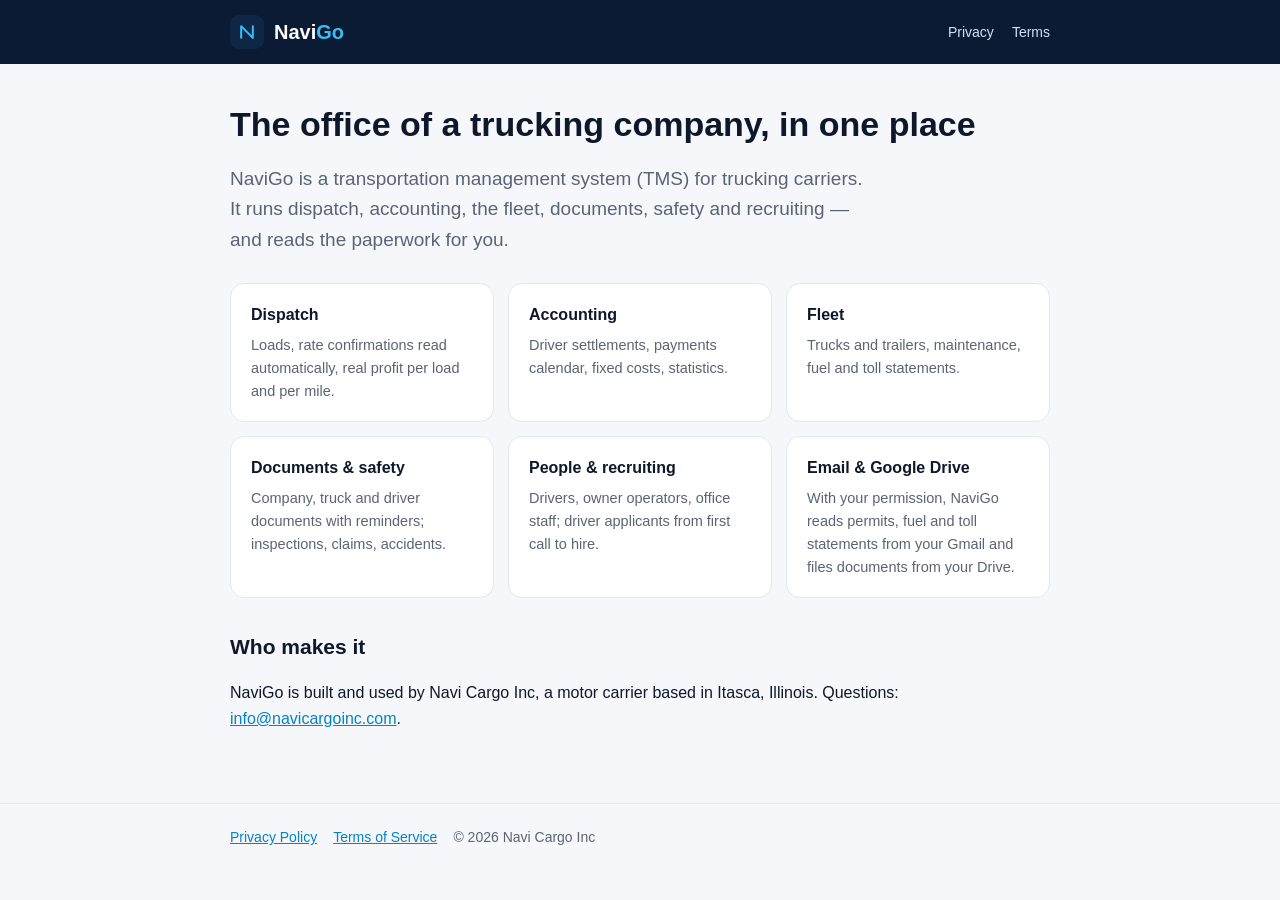
<file: index.html>
<!doctype html>
<html lang="en">
<head>
<meta charset="utf-8">
<meta name="viewport" content="width=device-width, initial-scale=1">
<title>NaviGo — TMS for trucking carriers</title>
<meta name="description" content="NaviGo is a transportation management system for trucking carriers: dispatch, accounting, fleet, documents, safety and recruiting in one place.">
<link rel="stylesheet" href="style.css">
</head>
<body>
<header><div class="wrap">
  <a class="brand" href="./"><span class="logo"><svg width="20" height="20" viewBox="0 0 24 24" fill="none" stroke="#38bdf8" stroke-width="2.4" stroke-linecap="round" stroke-linejoin="round"><path d="M5 19V5l14 14V5"/></svg></span><b>Navi<span>Go</span></b></a>
  <nav><a href="privacy.html">Privacy</a><a href="terms.html">Terms</a></nav>
</div></header>
<main><div class="wrap">
  <h1>The office of a trucking company, in one place</h1>
  <p class="lead">NaviGo is a transportation management system (TMS) for trucking carriers. It runs dispatch, accounting, the fleet, documents, safety and recruiting — and reads the paperwork for you.</p>
  <div class="grid">
    <div class="card"><h3>Dispatch</h3><p>Loads, rate confirmations read automatically, real profit per load and per mile.</p></div>
    <div class="card"><h3>Accounting</h3><p>Driver settlements, payments calendar, fixed costs, statistics.</p></div>
    <div class="card"><h3>Fleet</h3><p>Trucks and trailers, maintenance, fuel and toll statements.</p></div>
    <div class="card"><h3>Documents &amp; safety</h3><p>Company, truck and driver documents with reminders; inspections, claims, accidents.</p></div>
    <div class="card"><h3>People &amp; recruiting</h3><p>Drivers, owner operators, office staff; driver applicants from first call to hire.</p></div>
    <div class="card"><h3>Email &amp; Google Drive</h3><p>With your permission, NaviGo reads permits, fuel and toll statements from your Gmail and files documents from your Drive.</p></div>
  </div>
  <h2>Who makes it</h2>
  <p>NaviGo is built and used by Navi Cargo Inc, a motor carrier based in Itasca, Illinois. Questions: <a href="mailto:info@navicargoinc.com">info@navicargoinc.com</a>.</p>
</div></main>
<footer><div class="wrap"><a href="privacy.html">Privacy Policy</a><a href="terms.html">Terms of Service</a><span>© 2026 Navi Cargo Inc</span></div></footer>
</body>
</html>
</file>
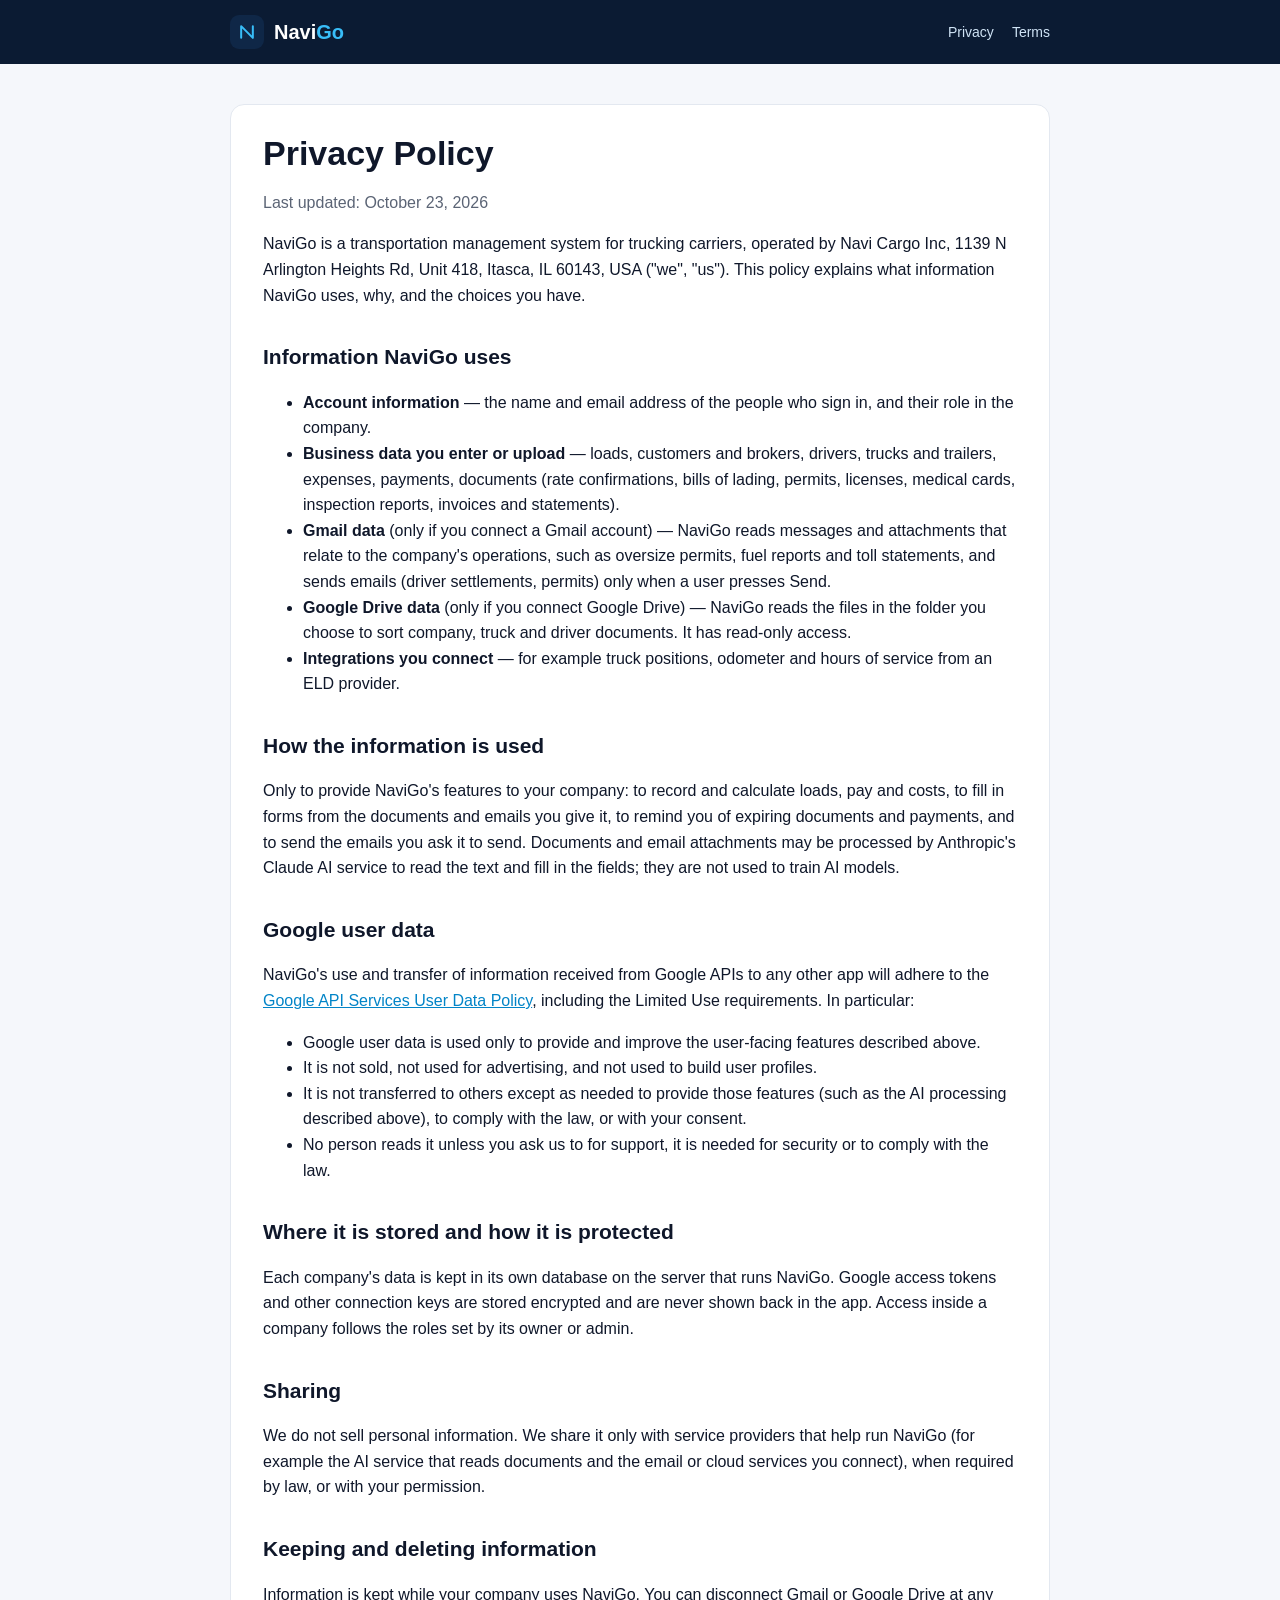
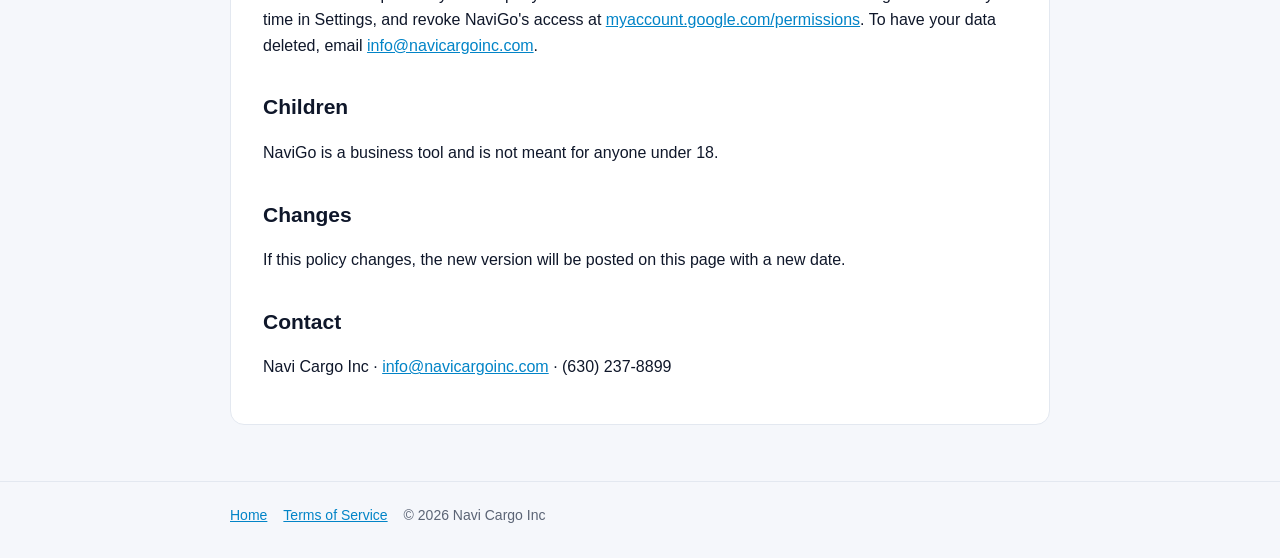
<file: privacy.html>
<!doctype html>
<html lang="en">
<head>
<meta charset="utf-8">
<meta name="viewport" content="width=device-width, initial-scale=1">
<title>NaviGo Privacy Policy</title>
<link rel="stylesheet" href="style.css">
</head>
<body>
<header><div class="wrap">
  <a class="brand" href="./"><span class="logo"><svg width="20" height="20" viewBox="0 0 24 24" fill="none" stroke="#38bdf8" stroke-width="2.4" stroke-linecap="round" stroke-linejoin="round"><path d="M5 19V5l14 14V5"/></svg></span><b>Navi<span>Go</span></b></a>
  <nav><a href="privacy.html">Privacy</a><a href="terms.html">Terms</a></nav>
</div></header>
<main><div class="wrap"><div class="doc">
  <h1>Privacy Policy</h1>
  <p class="muted">Last updated: October 23, 2026</p>

  <p>NaviGo is a transportation management system for trucking carriers, operated by Navi Cargo Inc, 1139 N Arlington Heights Rd, Unit 418, Itasca, IL 60143, USA ("we", "us"). This policy explains what information NaviGo uses, why, and the choices you have.</p>

  <h2>Information NaviGo uses</h2>
  <ul>
    <li><b>Account information</b> — the name and email address of the people who sign in, and their role in the company.</li>
    <li><b>Business data you enter or upload</b> — loads, customers and brokers, drivers, trucks and trailers, expenses, payments, documents (rate confirmations, bills of lading, permits, licenses, medical cards, inspection reports, invoices and statements).</li>
    <li><b>Gmail data</b> (only if you connect a Gmail account) — NaviGo reads messages and attachments that relate to the company's operations, such as oversize permits, fuel reports and toll statements, and sends emails (driver settlements, permits) only when a user presses Send.</li>
    <li><b>Google Drive data</b> (only if you connect Google Drive) — NaviGo reads the files in the folder you choose to sort company, truck and driver documents. It has read-only access.</li>
    <li><b>Integrations you connect</b> — for example truck positions, odometer and hours of service from an ELD provider.</li>
  </ul>

  <h2>How the information is used</h2>
  <p>Only to provide NaviGo's features to your company: to record and calculate loads, pay and costs, to fill in forms from the documents and emails you give it, to remind you of expiring documents and payments, and to send the emails you ask it to send. Documents and email attachments may be processed by Anthropic's Claude AI service to read the text and fill in the fields; they are not used to train AI models.</p>

  <h2>Google user data</h2>
  <p>NaviGo's use and transfer of information received from Google APIs to any other app will adhere to the <a href="https://developers.google.com/terms/api-services-user-data-policy">Google API Services User Data Policy</a>, including the Limited Use requirements. In particular:</p>
  <ul>
    <li>Google user data is used only to provide and improve the user-facing features described above.</li>
    <li>It is not sold, not used for advertising, and not used to build user profiles.</li>
    <li>It is not transferred to others except as needed to provide those features (such as the AI processing described above), to comply with the law, or with your consent.</li>
    <li>No person reads it unless you ask us to for support, it is needed for security or to comply with the law.</li>
  </ul>

  <h2>Where it is stored and how it is protected</h2>
  <p>Each company's data is kept in its own database on the server that runs NaviGo. Google access tokens and other connection keys are stored encrypted and are never shown back in the app. Access inside a company follows the roles set by its owner or admin.</p>

  <h2>Sharing</h2>
  <p>We do not sell personal information. We share it only with service providers that help run NaviGo (for example the AI service that reads documents and the email or cloud services you connect), when required by law, or with your permission.</p>

  <h2>Keeping and deleting information</h2>
  <p>Information is kept while your company uses NaviGo. You can disconnect Gmail or Google Drive at any time in Settings, and revoke NaviGo's access at <a href="https://myaccount.google.com/permissions">myaccount.google.com/permissions</a>. To have your data deleted, email <a href="mailto:info@navicargoinc.com">info@navicargoinc.com</a>.</p>

  <h2>Children</h2>
  <p>NaviGo is a business tool and is not meant for anyone under 18.</p>

  <h2>Changes</h2>
  <p>If this policy changes, the new version will be posted on this page with a new date.</p>

  <h2>Contact</h2>
  <p>Navi Cargo Inc · <a href="mailto:info@navicargoinc.com">info@navicargoinc.com</a> · (630) 237-8899</p>
</div></div></main>
<footer><div class="wrap"><a href="./">Home</a><a href="terms.html">Terms of Service</a><span>© 2026 Navi Cargo Inc</span></div></footer>
</body>
</html>
</file>
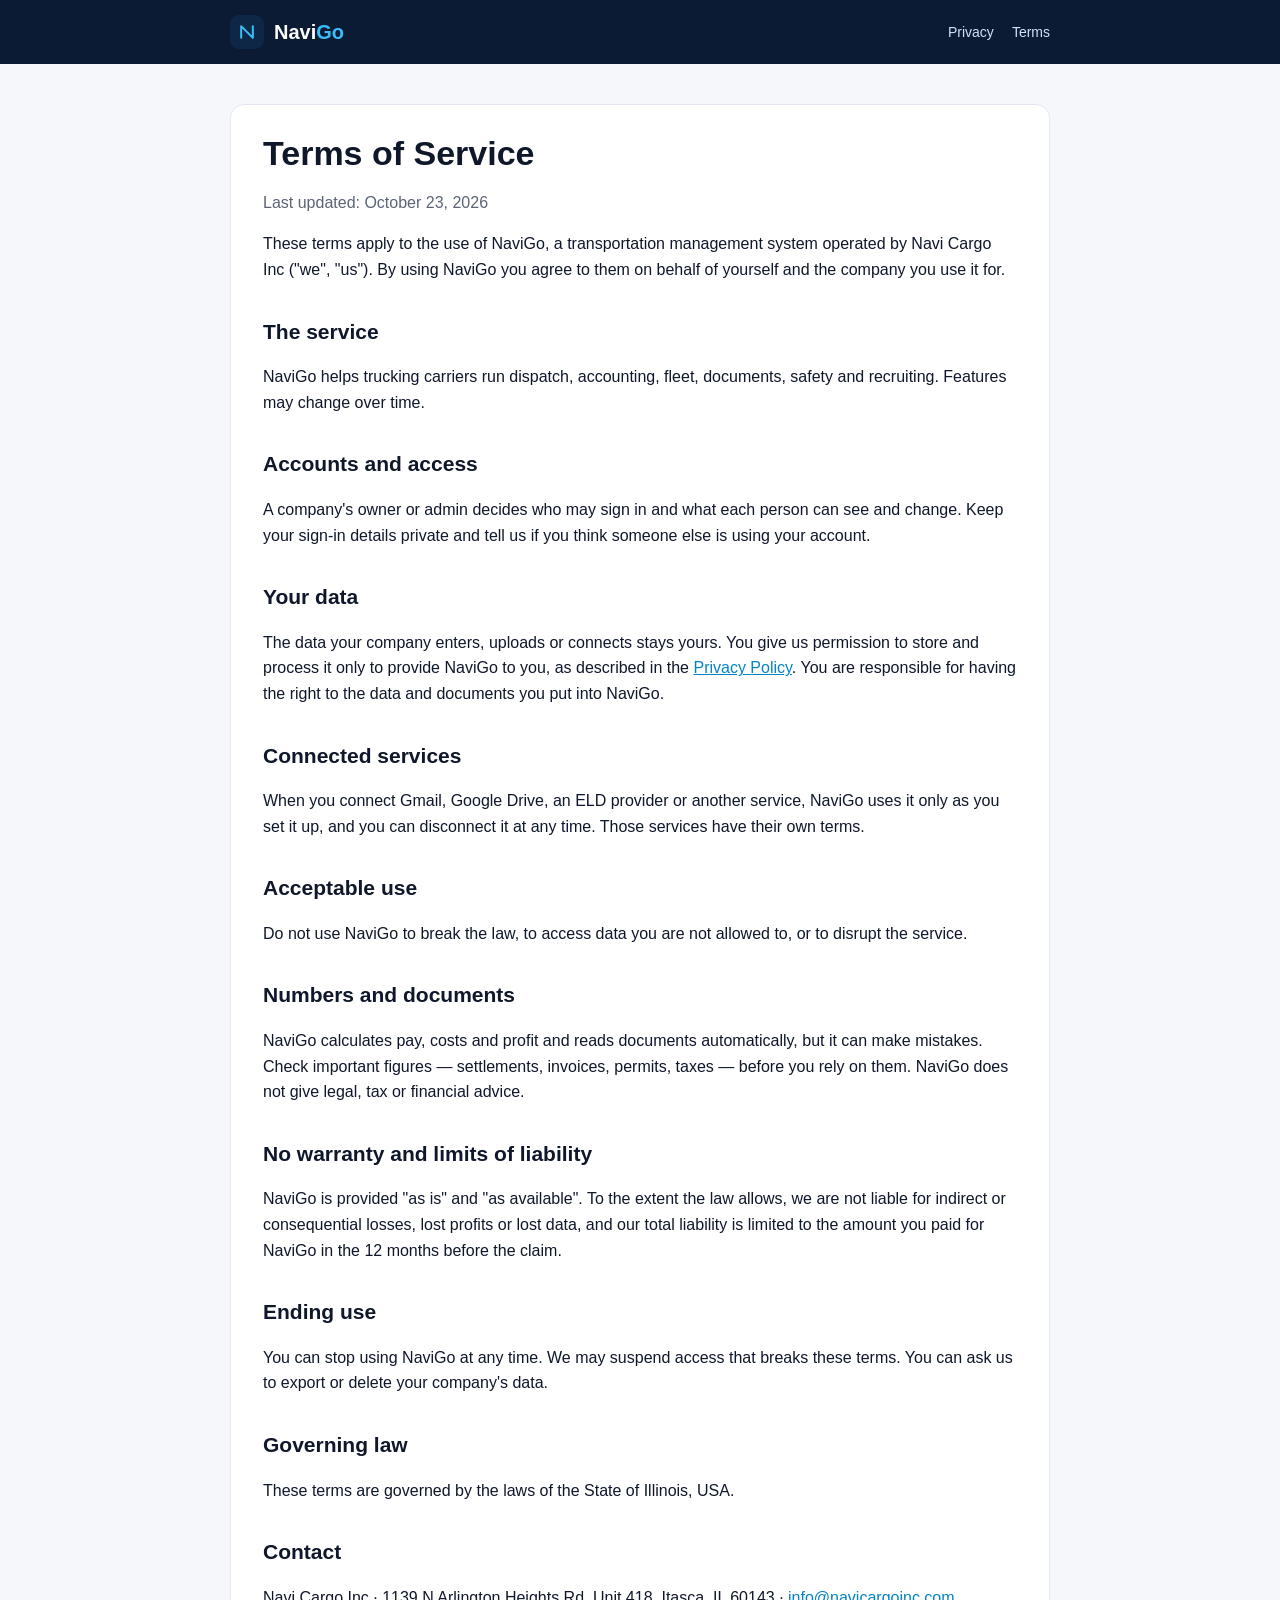
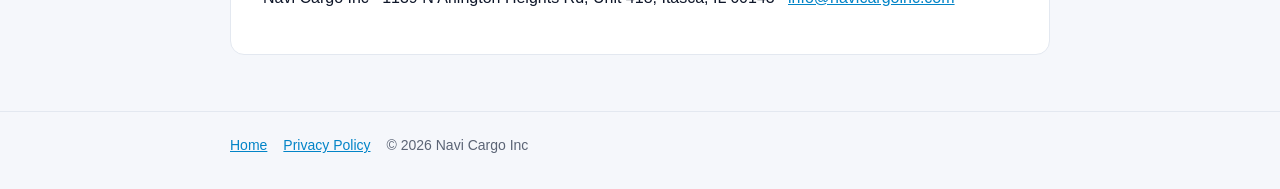
<file: terms.html>
<!doctype html>
<html lang="en">
<head>
<meta charset="utf-8">
<meta name="viewport" content="width=device-width, initial-scale=1">
<title>NaviGo Terms of Service</title>
<link rel="stylesheet" href="style.css">
</head>
<body>
<header><div class="wrap">
  <a class="brand" href="./"><span class="logo"><svg width="20" height="20" viewBox="0 0 24 24" fill="none" stroke="#38bdf8" stroke-width="2.4" stroke-linecap="round" stroke-linejoin="round"><path d="M5 19V5l14 14V5"/></svg></span><b>Navi<span>Go</span></b></a>
  <nav><a href="privacy.html">Privacy</a><a href="terms.html">Terms</a></nav>
</div></header>
<main><div class="wrap"><div class="doc">
  <h1>Terms of Service</h1>
  <p class="muted">Last updated: October 23, 2026</p>

  <p>These terms apply to the use of NaviGo, a transportation management system operated by Navi Cargo Inc ("we", "us"). By using NaviGo you agree to them on behalf of yourself and the company you use it for.</p>

  <h2>The service</h2>
  <p>NaviGo helps trucking carriers run dispatch, accounting, fleet, documents, safety and recruiting. Features may change over time.</p>

  <h2>Accounts and access</h2>
  <p>A company's owner or admin decides who may sign in and what each person can see and change. Keep your sign-in details private and tell us if you think someone else is using your account.</p>

  <h2>Your data</h2>
  <p>The data your company enters, uploads or connects stays yours. You give us permission to store and process it only to provide NaviGo to you, as described in the <a href="privacy.html">Privacy Policy</a>. You are responsible for having the right to the data and documents you put into NaviGo.</p>

  <h2>Connected services</h2>
  <p>When you connect Gmail, Google Drive, an ELD provider or another service, NaviGo uses it only as you set it up, and you can disconnect it at any time. Those services have their own terms.</p>

  <h2>Acceptable use</h2>
  <p>Do not use NaviGo to break the law, to access data you are not allowed to, or to disrupt the service.</p>

  <h2>Numbers and documents</h2>
  <p>NaviGo calculates pay, costs and profit and reads documents automatically, but it can make mistakes. Check important figures — settlements, invoices, permits, taxes — before you rely on them. NaviGo does not give legal, tax or financial advice.</p>

  <h2>No warranty and limits of liability</h2>
  <p>NaviGo is provided "as is" and "as available". To the extent the law allows, we are not liable for indirect or consequential losses, lost profits or lost data, and our total liability is limited to the amount you paid for NaviGo in the 12 months before the claim.</p>

  <h2>Ending use</h2>
  <p>You can stop using NaviGo at any time. We may suspend access that breaks these terms. You can ask us to export or delete your company's data.</p>

  <h2>Governing law</h2>
  <p>These terms are governed by the laws of the State of Illinois, USA.</p>

  <h2>Contact</h2>
  <p>Navi Cargo Inc · 1139 N Arlington Heights Rd, Unit 418, Itasca, IL 60143 · <a href="mailto:info@navicargoinc.com">info@navicargoinc.com</a></p>
</div></div></main>
<footer><div class="wrap"><a href="./">Home</a><a href="privacy.html">Privacy Policy</a><span>© 2026 Navi Cargo Inc</span></div></footer>
</body>
</html>
</file>
<file: style.css>
:root {
  --bg: #f5f7fb; --card: #ffffff; --text: #0f172a; --muted: #5b6475; --line: #e3e8f0; --accent: #0284c7; --navy: #0b1b33;
}
@media (prefers-color-scheme: dark) {
  :root { --bg: #0b1220; --card: #111a2c; --text: #e6ebf3; --muted: #9aa6b8; --line: #22304a; --accent: #38bdf8; }
}
* { box-sizing: border-box; }
body { margin: 0; background: var(--bg); color: var(--text); font: 16px/1.6 -apple-system, BlinkMacSystemFont, "Segoe UI", Inter, Roboto, sans-serif; }
header { background: var(--navy); color: #fff; }
.wrap { max-width: 860px; margin: 0 auto; padding: 0 20px; }
header .wrap { display: flex; align-items: center; justify-content: space-between; height: 64px; gap: 16px; }
.brand { display: flex; align-items: center; gap: 10px; color: #fff; text-decoration: none; font-weight: 700; font-size: 20px; }
.brand span { color: #38bdf8; }
.logo { width: 34px; height: 34px; border-radius: 9px; background: #0f2747; display: grid; place-items: center; }
nav a { color: #cfe3f5; text-decoration: none; margin-left: 18px; font-size: 14px; }
nav a:hover { color: #fff; }
main { padding: 40px 0 56px; }
h1 { font-size: 34px; line-height: 1.2; margin: 0 0 12px; }
h2 { font-size: 21px; margin: 32px 0 8px; }
p, li { color: var(--text); }
.lead { font-size: 19px; color: var(--muted); max-width: 640px; }
.muted { color: var(--muted); }
.grid { display: grid; grid-template-columns: repeat(auto-fit, minmax(240px, 1fr)); gap: 14px; margin-top: 28px; }
.card { background: var(--card); border: 1px solid var(--line); border-radius: 14px; padding: 18px 20px; }
.card h3 { margin: 0 0 6px; font-size: 16px; }
.card p { margin: 0; color: var(--muted); font-size: 14.5px; }
.doc { background: var(--card); border: 1px solid var(--line); border-radius: 14px; padding: 28px 32px; }
a { color: var(--accent); }
footer { border-top: 1px solid var(--line); padding: 22px 0 32px; font-size: 14px; color: var(--muted); }
footer a { margin-right: 16px; }
@media (max-width: 600px) {
  h1 { font-size: 27px; }
  .doc { padding: 20px 18px; }
  nav a { margin-left: 12px; }
}
</file>
